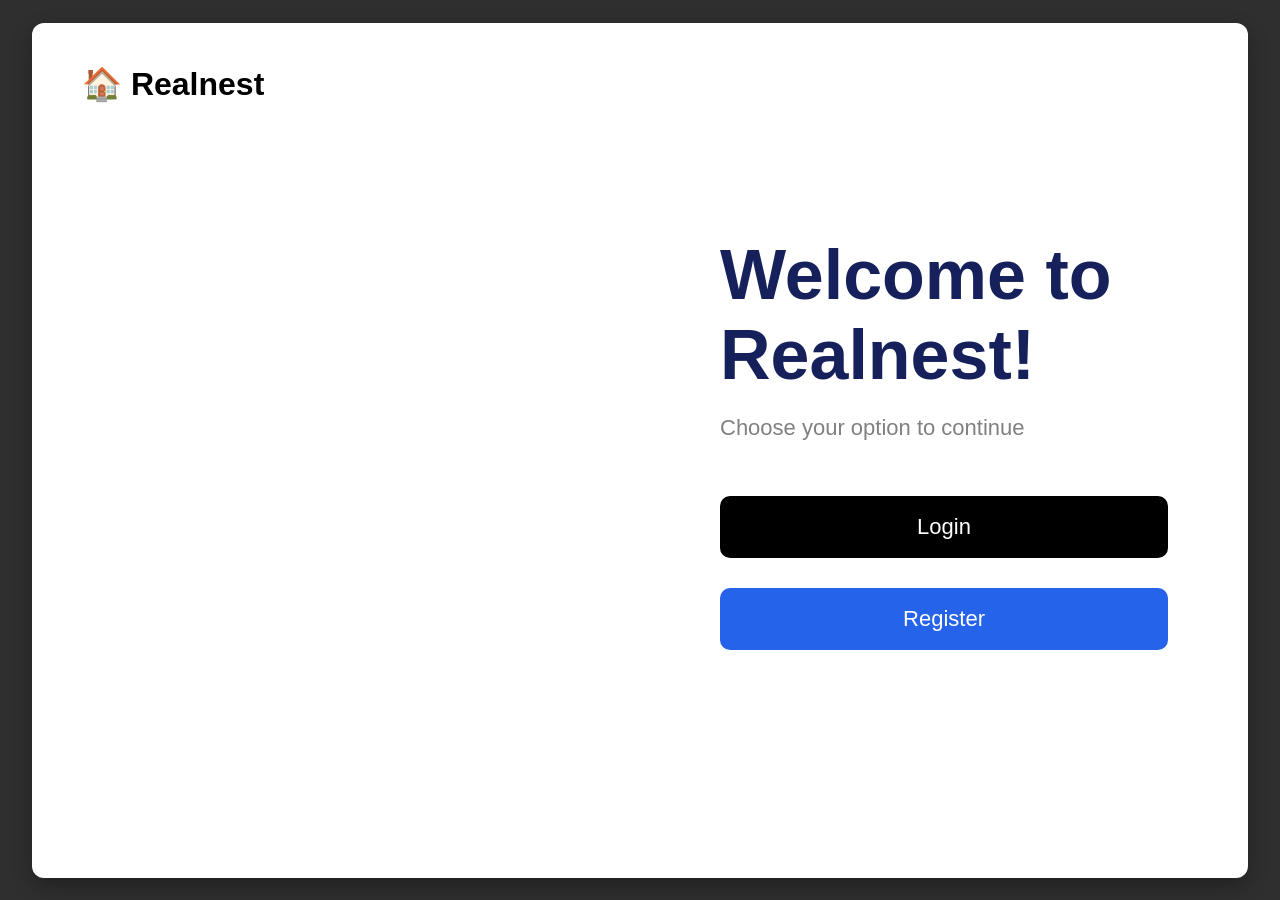
<file: frontend/index.html>
<!DOCTYPE html>
<html lang="en">
<head>
    <meta charset="UTF-8">
    <meta name="viewport" content="width=device-width, initial-scale=1.0">
    <title>Realnest Home</title>

    <style>
        *{
            margin:0;
            padding:0;
            box-sizing:border-box;
            font-family:Arial,sans-serif;
        }

        body{
            background:#2f2f2f;
            height:100vh;
            display:flex;
            justify-content:center;
            align-items:center;
        }

        .container{
            width:95%;
            min-height:95vh;
            display:flex;
            background:white;
            border-radius:12px;
            overflow:hidden;
            box-shadow:0 8px 20px rgba(0,0,0,0.3);
        }

        .left{
            width:50%;
            background:url('https://images.unsplash.com/photo-1505693416388-ac5ce068fe85') center/cover no-repeat;
            position:relative;
            color:white;
        }

        .logo{
            position:absolute;
            top:30px;
            left:30px;
            background:white;
            color:black;
            padding:12px 20px;
            border-radius:35px;
            font-size:32px;
            font-weight:bold;
        }

        .overlay-text{
            position:absolute;
            bottom:50px;
            left:50px;
        }

        .overlay-text h1{
            font-size:60px;
            margin-bottom:10px;
        }

        .overlay-text p{
            font-size:22px;
        }

        .right{
            width:50%;
            padding:80px;
            display:flex;
            flex-direction:column;
            justify-content:center;
        }

        .right h1{
            font-size:70px;
            color:#16215c;
            margin-bottom:20px;
        }

        .right p{
            color:gray;
            margin-bottom:40px;
            font-size:22px;
        }

        button{
            width:100%;
            padding:18px;
            margin:15px 0;
            border:none;
            border-radius:10px;
            font-size:22px;
            cursor:pointer;
        }

        .login-btn{
            background:black;
            color:white;
        }

        .register-btn{
            background:#2563eb;
            color:white;
        }
    </style>
</head>
<body>

<div class="container">

    <div class="left">
        <div class="logo">🏠 Realnest</div>

        <div class="overlay-text">
            <h1>Find your sweet home</h1>
            <p>Schedule visits in just a few clicks</p>
        </div>
    </div>

    <div class="right">
        <h1>Welcome to Realnest!</h1>
        <p>Choose your option to continue</p>

        <button class="login-btn" onclick="window.location.href='login.html'">
            Login
        </button>

        <button class="register-btn" onclick="window.location.href='signup.html'">
            Register
        </button>
    </div>

</div>

</body>
</html>
</file>
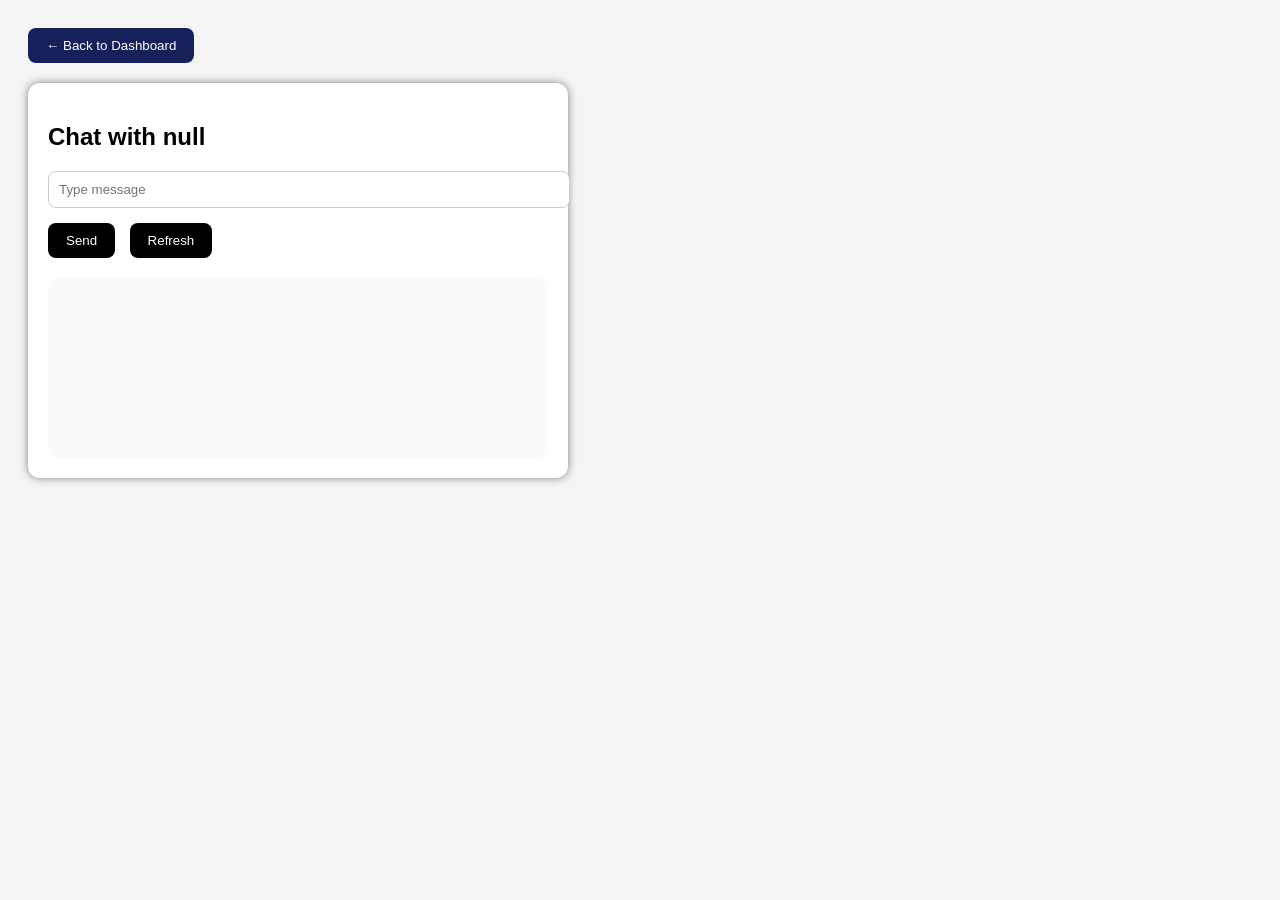
<file: frontend/chat.html>
<!DOCTYPE html>
<html lang="en">
<head>
    <meta charset="UTF-8">
    <title>Chat</title>
    <style>
        body{
            font-family: Arial, sans-serif;
            background:#f4f4f4;
            padding:20px;
        }

        .chat-container{
            background:white;
            padding:20px;
            border-radius:12px;
            box-shadow:0 0 8px gray;
            width:500px;
        }

        input{
            width:100%;
            padding:10px;
            margin-bottom:15px;
            border-radius:8px;
            border:1px solid #ccc;
        }

        button{
            padding:10px 18px;
            border:none;
            border-radius:8px;
            cursor:pointer;
            margin-right:10px;
        }

        .back-btn{
            background:#16215c;
            color:white;
            margin-bottom:20px;
        }

        .action-btn{
            background:black;
            color:white;
        }

        #chatBox{
            margin-top:20px;
            background:#fafafa;
            padding:15px;
            border-radius:10px;
            min-height:150px;
            max-height:300px;
            overflow-y:auto;
        }
    </style>
</head>
<body>

<button class="back-btn" onclick="goBack()">
    ← Back to Dashboard
</button>

<div class="chat-container">

    <h2 id="chatWith">Chat</h2>

    <input id="messageInput" placeholder="Type message">

    <button class="action-btn" onclick="sendMessage()">Send</button>
    <button class="action-btn" onclick="loadMessages()">Refresh</button>

    <div id="chatBox"></div>
</div>

<script>

    const currentUserId = localStorage.getItem("loggedInUserId");
    const chatUserId = localStorage.getItem("chatUserId");
    const chatUserName = localStorage.getItem("chatUserName");

    // ✅ show name
    document.getElementById("chatWith").innerText =
        "Chat with " + chatUserName;

    // ✅ FIXED matchId (same for both users)
    const matchId =
        currentUserId < chatUserId
            ? currentUserId + "_" + chatUserId
            : chatUserId + "_" + currentUserId;

    // ✅ LOAD MESSAGES
    function loadMessages() {

        fetch(`http://localhost:8080/api/chat/${matchId}/messages?userId=${currentUserId}`)
            .then(res => res.json())
            .then(res => {

                const messages = res.data || [];
                let html = "";

                messages.forEach(msg => {

                    let sender =
                        msg.senderId == currentUserId ? "You" : chatUserName;

                    html += `<p><b>${sender}:</b> ${msg.content}</p>`;
                });

                document.getElementById("chatBox").innerHTML = html;
            })
            .catch(err => console.error(err));
    }

    // ✅ SEND MESSAGE
    function sendMessage() {

        const content = document.getElementById("messageInput").value;

        if (!content.trim()) return;

        fetch(`http://localhost:8080/api/chat/${matchId}/messages`, {
            method: "POST",
            headers: {
                "Content-Type": "application/json"
            },
            body: JSON.stringify({
                senderId: currentUserId,
                content: content
            })
        })
            .then(() => {
                document.getElementById("messageInput").value = "";
                loadMessages();
            })
            .catch(err => console.error(err));
    }

    // auto load
    loadMessages();

    function goBack() {
        window.location.href = "user_dashboard.html";
    }

</script>

</body>
</html>
</file>
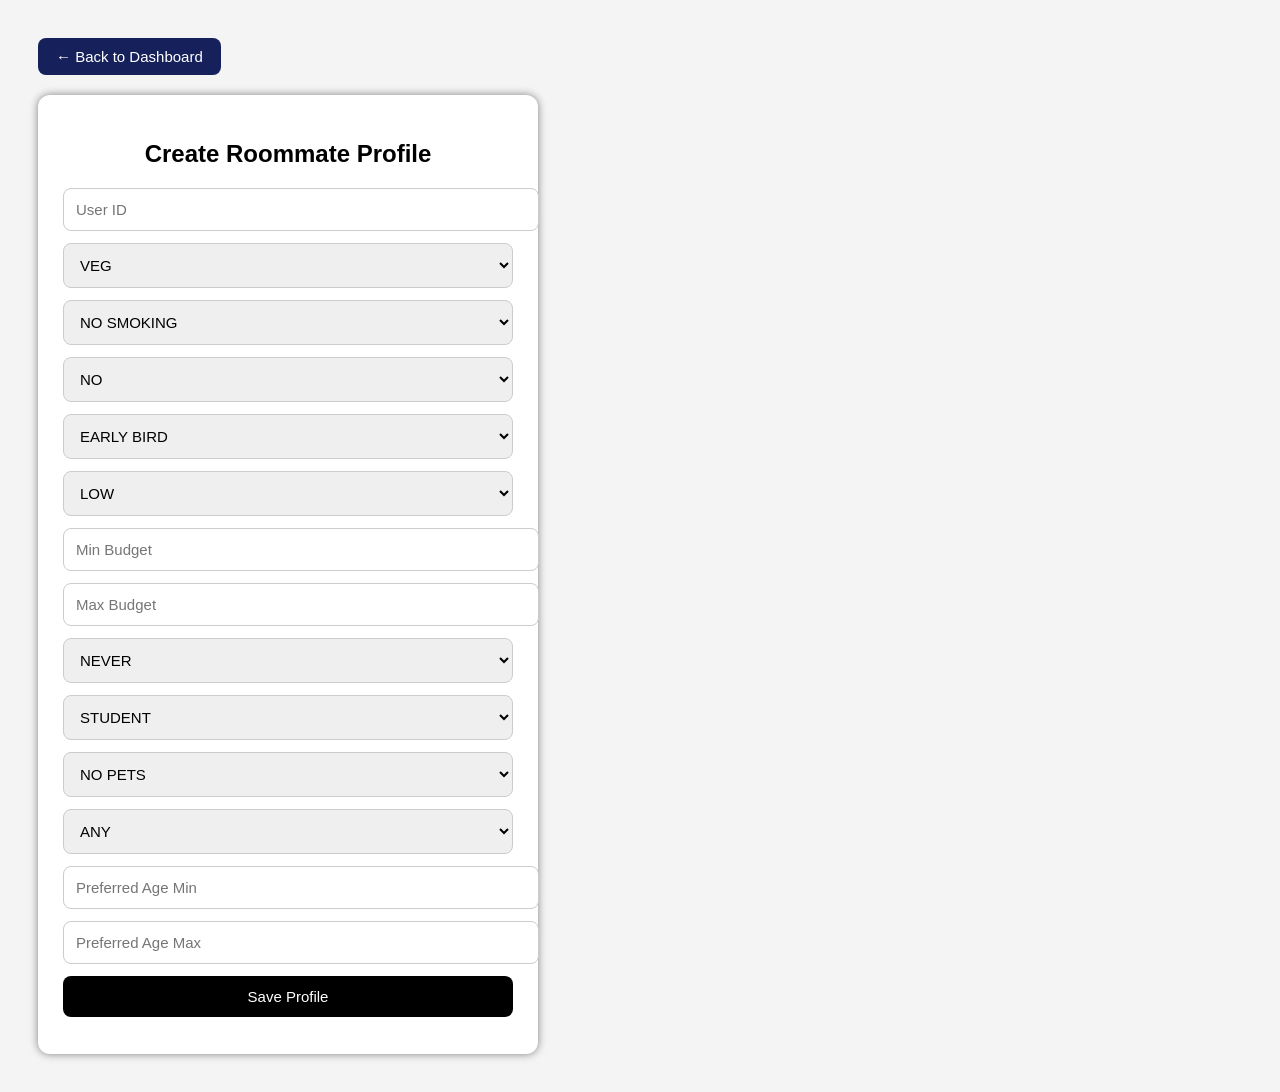
<file: frontend/create_profile.html>
<!DOCTYPE html>
<html lang="en">
<head>
    <meta charset="UTF-8">
    <title>Create Roommate Profile</title>

    <style>
        body {
            font-family: Arial, sans-serif;
            background:#f4f4f4;
            padding:30px;
        }

        .container {
            width:450px;
            background:white;
            padding:25px;
            border-radius:12px;
            box-shadow:0 0 8px gray;
        }

        input, select, button {
            width:100%;
            padding:12px;
            margin-bottom:12px;
            border-radius:8px;
            border:1px solid #ccc;
            font-size:15px;
        }

        button {
            background:black;
            color:white;
            border:none;
            cursor:pointer;
        }

        button:hover {
            background:#333;
        }

        .back-btn {
            width:auto;
            padding:10px 18px;
            background:#16215c;
            color:white;
            border:none;
            border-radius:8px;
            cursor:pointer;
            margin-bottom:20px;
        }

        h2 {
            text-align:center;
        }
    </style>
</head>
<body>

<button class="back-btn" onclick="goBack()">← Back to Dashboard</button>

<div class="container">
    <h2>Create Roommate Profile</h2>

    <!-- USER ID -->
    <input id="userId" placeholder="User ID">

    <!-- FOOD -->
    <select id="foodType">
        <option value="VEG">VEG</option>
        <option value="NON_VEG">NON_VEG</option>
        <option value="EGGETARIAN">EGGETARIAN</option>
    </select>

    <!-- SMOKING -->
    <select id="smoking">
        <option value="false">NO SMOKING</option>
        <option value="true">SMOKING</option>
    </select>

    <!-- DRINKING -->
    <select id="drinking">
        <option value="NO">NO</option>
        <option value="OCCASIONAL">OCCASIONAL</option>
        <option value="FREQUENT">FREQUENT</option>
    </select>

    <!-- SLEEP -->
    <select id="sleepSchedule">
        <option value="EARLY_BIRD">EARLY BIRD</option>
        <option value="NIGHT_OWL">NIGHT OWL</option>
        <option value="FLEXIBLE">FLEXIBLE</option>
    </select>

    <!-- CLEANLINESS -->
    <select id="cleanliness">
        <option value="LOW">LOW</option>
        <option value="MEDIUM">MEDIUM</option>
        <option value="HIGH">HIGH</option>
    </select>

    <!-- BUDGET -->
    <input id="minBudget" placeholder="Min Budget">
    <input id="maxBudget" placeholder="Max Budget">

    <!-- GUESTS -->
    <select id="guests">
        <option value="NEVER">NEVER</option>
        <option value="OCCASIONAL">OCCASIONAL</option>
        <option value="FREQUENT">FREQUENT</option>
    </select>

    <!-- WORK -->
    <select id="workType">
        <option value="STUDENT">STUDENT</option>
        <option value="WORKING">WORKING</option>
        <option value="REMOTE">REMOTE</option>
        <option value="HYBRID">HYBRID</option>
    </select>

    <!-- PETS -->
    <select id="pets">
        <option value="false">NO PETS</option>
        <option value="true">PETS ALLOWED</option>
    </select>

    <!-- GENDER -->
    <select id="gender">
        <option value="ANY">ANY</option>
        <option value="MALE">MALE</option>
        <option value="FEMALE">FEMALE</option>
    </select>

    <!-- AGE RANGE -->
    <input id="ageMin" placeholder="Preferred Age Min">
    <input id="ageMax" placeholder="Preferred Age Max">

    <button onclick="saveProfile()">Save Profile</button>
</div>

<script>
    function saveProfile() {

        const payload = {
            userId: parseInt(document.getElementById("userId").value),

            foodType: document.getElementById("foodType").value,
            smoking: document.getElementById("smoking").value === "true",
            drinking: document.getElementById("drinking").value,
            sleepSchedule: document.getElementById("sleepSchedule").value,
            cleanlinessLevel: document.getElementById("cleanliness").value,

            minBudget: parseFloat(document.getElementById("minBudget").value),
            maxBudget: parseFloat(document.getElementById("maxBudget").value),

            guestsAllowed: document.getElementById("guests").value,
            workType: document.getElementById("workType").value,
            petsAllowed: document.getElementById("pets").value === "true",

            preferredGender: document.getElementById("gender").value,
            preferredAgeMin: parseInt(document.getElementById("ageMin").value),
            preferredAgeMax: parseInt(document.getElementById("ageMax").value)
        };

        fetch("http://localhost:8080/api/preferences/save", {
            method: "POST",
            headers: {
                "Content-Type": "application/json"
            },
            body: JSON.stringify(payload)
        })
            .then(res => res.text())
            .then(data => {
                alert(data);
                window.location.href = "user_dashboard.html";
            })
            .catch(err => {
                console.error(err);
                alert("Failed to save profile");
            });
    }

    function goBack() {
        window.location.href = "user_dashboard.html";
    }
</script>

</body>
</html>
</file>
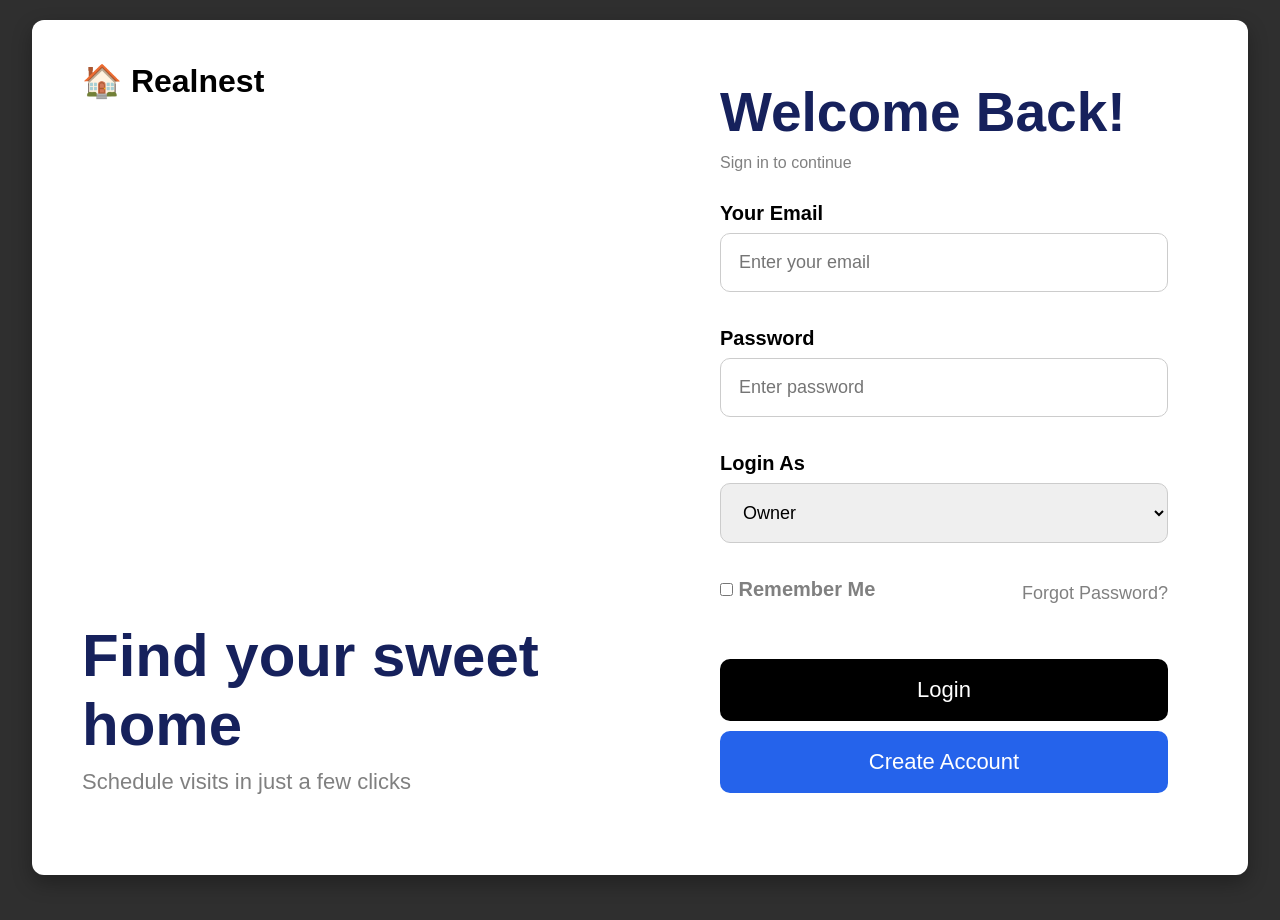
<file: frontend/login.html>
<!DOCTYPE html>
<html lang="en">
<head>
    <meta charset="UTF-8">
    <meta name="viewport" content="width=device-width, initial-scale=1.0">
    <title>Realnest Login</title>

    <style>
        *{
            margin:0;
            padding:0;
            box-sizing:border-box;
            font-family:Arial,sans-serif;
        }

        body{
            background:#2f2f2f;
            min-height:100vh;
        }

        .container{
            width:95%;
            min-height:95vh;
            margin:20px auto;
            display:flex;
            background:white;
            border-radius:12px;
            overflow:hidden;
            box-shadow:0 8px 20px rgba(0,0,0,0.3);
        }

        .left{
            width:50%;
            background:url('https://images.unsplash.com/photo-1505693416388-ac5ce068fe85') center/cover no-repeat;
            position:relative;
            color:white;
        }

        .logo{
            position:absolute;
            top:30px;
            left:30px;
            background:white;
            color:black;
            padding:12px 20px;
            border-radius:35px;
            font-size:32px;
            font-weight:bold;
        }

        .overlay-text{
            position:absolute;
            bottom:50px;
            left:50px;
        }

        .overlay-text h1{
            font-size:60px;
        }

        .overlay-text p{
            font-size:22px;
        }

        .right{
            width:50%;
            padding:60px 80px;
        }

        h1{
            font-size:55px;
            color:#16215c;
            margin-bottom:10px;
        }

        p{
            color:gray;
            margin-bottom:30px;
        }

        label{
            font-weight:bold;
            display:block;
            margin:15px 0 8px;
            font-size:20px;
        }

        input,select{
            width:100%;
            padding:18px;
            border:1px solid #ccc;
            border-radius:10px;
            font-size:18px;
            margin-bottom:20px;
        }

        .row{
            display:flex;
            justify-content:space-between;
            align-items:center;
            margin-bottom:25px;
            color:gray;
            font-size:18px;
        }

        .login-btn,.register-btn{
            width:100%;
            padding:18px;
            border:none;
            border-radius:10px;
            font-size:22px;
            cursor:pointer;
            margin-top:10px;
        }

        .login-btn{
            background:black;
            color:white;
        }

        .register-btn{
            background:#2563eb;
            color:white;
        }
    </style>
</head>
<body>

<div class="container">

    <div class="left">
        <div class="logo">🏠 Realnest</div>

        <div class="overlay-text">
            <h1>Find your sweet home</h1>
            <p>Schedule visits in just a few clicks</p>
        </div>
    </div>

    <div class="right">

        <h1>Welcome Back!</h1>
        <p>Sign in to continue</p>

        <label>Your Email</label>
        <input type="email" id="email" placeholder="Enter your email">

        <label>Password</label>
        <input type="password" id="password" placeholder="Enter password">

        <label>Login As</label>
        <select id="role">
            <option value="owner">Owner</option>
            <option value="user">User</option>
        </select>

        <div class="row">
            <label>
                <input type="checkbox" id="rememberMe" style="width:auto;">
                Remember Me
            </label>

            <span onclick="forgotPassword()" style="cursor:pointer;">
                Forgot Password?
            </span>
        </div>

        <button class="login-btn" onclick="login()">Login</button>

        <button class="register-btn" onclick="goToRegister()">
            Create Account
        </button>

    </div>
</div>

<script>
    window.onload = function () {
        const savedEmail = localStorage.getItem("savedEmail");

        if (savedEmail) {
            document.getElementById("email").value = savedEmail;
            document.getElementById("rememberMe").checked = true;
        }
    };

    function login() {
        const email = document.getElementById("email").value.trim();
        const password = document.getElementById("password").value.trim();
        const role = document.getElementById("role").value.toLowerCase();
        const rememberMe = document.getElementById("rememberMe").checked;

        if (!email || !password) {
            alert("Please enter email and password");
            return;
        }

        const data = { email, password };

        fetch(`http://localhost:8080/api/${role}/login`, {
            method: "POST",
            headers: {
                "Content-Type": "application/json"
            },
            body: JSON.stringify(data)
        })
            .then(response => response.text())
            .then(result => {

                if (result.includes("Success")) {

                    const parts = result.split("|");
                    const userId = parts[1];

                    // ✅ MAIN FIX
                    localStorage.setItem("loggedInUserId", userId);

                    // optional backup
                    localStorage.setItem("userId", userId);

                    if (rememberMe) {
                        localStorage.setItem("savedEmail", email);
                    } else {
                        localStorage.removeItem("savedEmail");
                    }

                    alert("Login Successful");

                    if (role === "owner") {
                        window.location.href = "owner_dashboard.html";
                    } else {
                        window.location.href = "user_dashboard.html";
                    }

                } else {
                    alert(result);
                }
            })
            .catch(error => {
                console.error(error);
                alert("Login failed. Check backend.");
            });
    }

    function forgotPassword() {
        const email = prompt("Enter your registered email");

        if (!email) return;

        fetch("http://localhost:8080/api/auth/forgot-password", {
            method: "POST",
            headers: {
                "Content-Type": "application/json"
            },
            body: JSON.stringify({ email })
        })
            .then(res => res.text())
            .then(data => alert(data))
            .catch(() => alert("Failed to send reset link"));
    }

    function goToRegister() {
        window.location.href = "signup.html";
    }
</script>

</body>
</html>
</file>
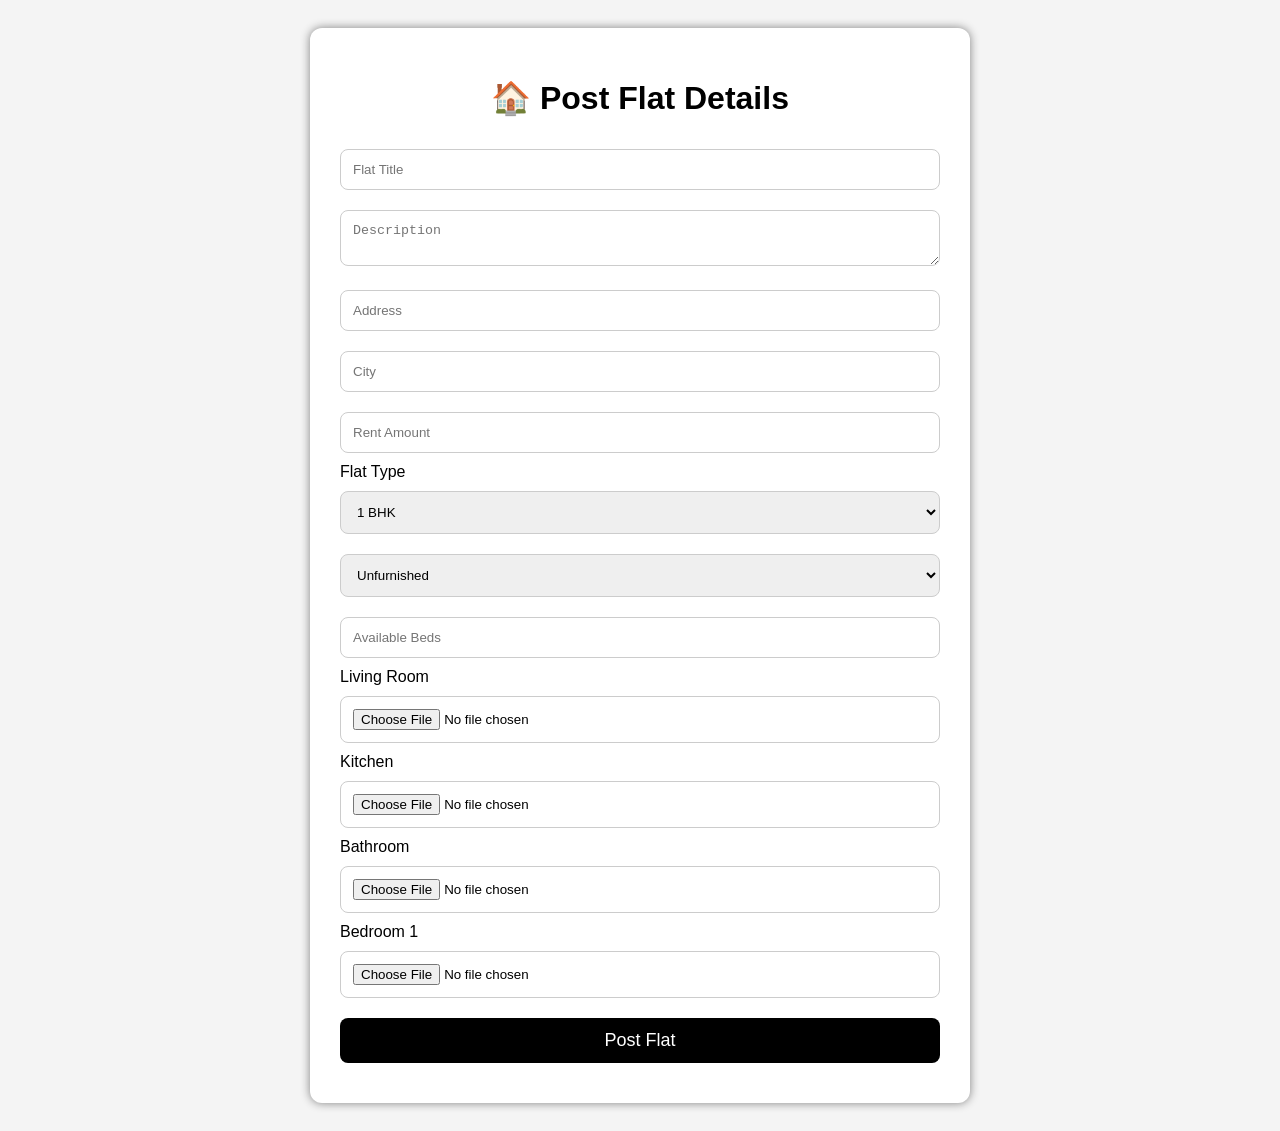
<file: frontend/owner_dashboard.html>
<!DOCTYPE html>
<html lang="en">
<head>
    <meta charset="UTF-8">
    <meta name="viewport" content="width=device-width, initial-scale=1.0">
    <title>Owner Dashboard - Realnest</title>

    <style>
        body {
            font-family: Arial, sans-serif;
            background: #f4f4f4;
            padding: 20px;
        }

        .container {
            width: 600px;
            margin: auto;
            background: white;
            padding: 30px;
            border-radius: 12px;
            box-shadow: 0 0 10px gray;
        }

        input, select, textarea, button {
            width: 100%;
            padding: 12px;
            margin: 10px 0;
            border-radius: 8px;
            border: 1px solid #ccc;
            box-sizing: border-box;
        }

        button {
            background: black;
            color: white;
            border: none;
            cursor: pointer;
            font-size: 18px;
        }

        h1 {
            text-align: center;
        }
    </style>
</head>
<body>

<div class="container">
    <h1>🏠 Post Flat Details</h1>

    <input type="text" id="title" placeholder="Flat Title">
    <textarea id="description" placeholder="Description"></textarea>
    <input type="text" id="address" placeholder="Address">
    <input type="text" id="city" placeholder="City">
    <input type="number" id="rentAmount" placeholder="Rent Amount">

    <!-- BHK -->
    <label>Flat Type</label>
    <select id="flatType" onchange="generateBedrooms()">
        <option value="1">1 BHK</option>
        <option value="2">2 BHK</option>
        <option value="3">3 BHK</option>
    </select>

    <select id="furnishing">
        <option value="UNFURNISHED">Unfurnished</option>
        <option value="SEMI_FURNISHED">Semi Furnished</option>
        <option value="FULLY_FURNISHED">Fully Furnished</option>
    </select>

    <input type="number" id="availableBeds" placeholder="Available Beds">

    <!-- IMAGES -->
    <label>Living Room</label>
    <input type="file" accept="image/*">

    <label>Kitchen</label>
    <input type="file" accept="image/*">

    <label>Bathroom</label>
    <input type="file" accept="image/*">

    <!-- BEDROOMS -->
    <div id="bedrooms"></div>

    <button onclick="submitFlat()">Post Flat</button>
</div>

<script>

    function generateBedrooms(){
        const count = parseInt(document.getElementById("flatType").value);
        let html = "";

        for(let i=1;i<=count;i++){
            html += `
        <label>Bedroom ${i}</label>
        <input type="file" accept="image/*"><br>
        `;
        }

        document.getElementById("bedrooms").innerHTML = html;
    }

    generateBedrooms();


    // ✅ FINAL SUBMIT (PERMANENT IMAGE STORAGE)
    async function submitFlat(){

        const ownerId = localStorage.getItem("loggedInUserId");

        if (!ownerId) {
            alert("Please login first");
            return;
        }

        const formData = new FormData();

        // ✅ ALL FLAT DATA
        formData.append("title", document.getElementById("title").value);
        formData.append("description", document.getElementById("description").value);
        formData.append("address", document.getElementById("address").value);
        formData.append("city", document.getElementById("city").value);
        formData.append("rentAmount", document.getElementById("rentAmount").value);
        formData.append("flatType", document.getElementById("flatType").value);
        formData.append("furnishing", document.getElementById("furnishing").value);
        formData.append("availableBeds", document.getElementById("availableBeds").value);
        formData.append("ownerId", ownerId);

        // ✅ ALL IMAGES (living, kitchen, bathroom + bedrooms)
        document.querySelectorAll("input[type='file']").forEach(input => {
            if(input.files.length > 0){
                formData.append("files", input.files[0]);
            }
        });

        fetch("http://localhost:8080/api/flats/add-with-images", {
            method: "POST",
            body: formData
        })
            .then(res => res.text())
            .then(data => {
                alert("✅ Flat posted with images!");
                window.location.href = "user_dashboard.html";
            })
            .catch(err => {
                console.error(err);
                alert("❌ Failed to upload flat");
            });
    }

</script>

</body>
</html>
</file>
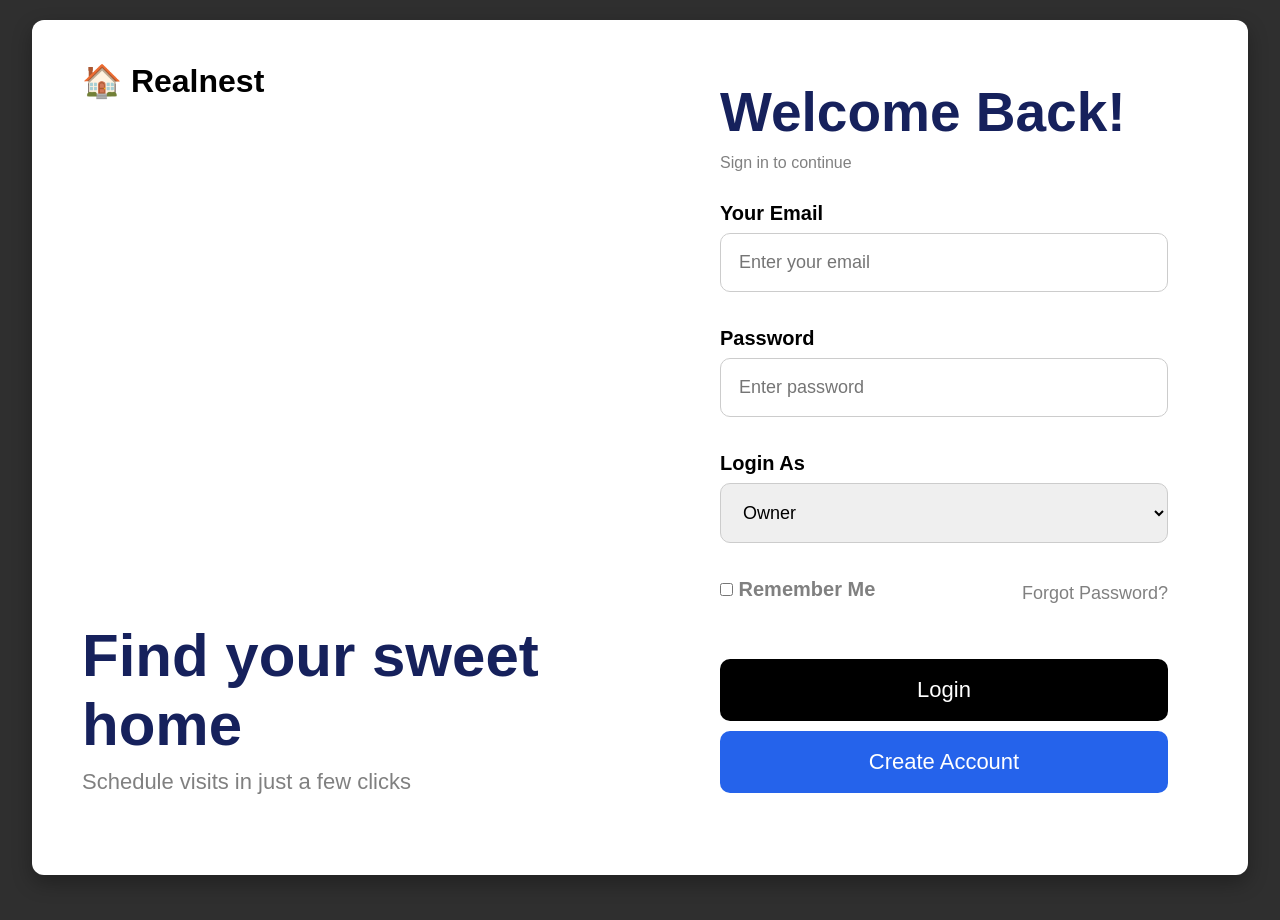
<file: frontend/review_partners.html>
<!DOCTYPE html>
<html lang="en">
<head>
    <meta charset="UTF-8">
    <meta name="viewport" content="width=device-width, initial-scale=1.0">
    <title>Review Partners - Realnest</title>

    <style>
        body{
            font-family: Arial, sans-serif;
            background:#f5f7fb;
            margin:0;
            padding:30px;
        }

        .top-bar{
            display:flex;
            justify-content:space-between;
            align-items:center;
            margin-bottom:30px;
        }

        .heading{
            font-size:36px;
            font-weight:bold;
            color:#16215c;
        }

        .back-btn{
            padding:12px 18px;
            background:#16215c;
            color:white;
            border:none;
            border-radius:10px;
            cursor:pointer;
        }

        .info-box{
            background:white;
            padding:20px;
            border-radius:15px;
            box-shadow:0 4px 12px rgba(0,0,0,0.1);
            width:450px;
            margin-bottom:25px;
        }

        .card{
            background:white;
            padding:25px;
            border-radius:18px;
            box-shadow:0 6px 18px rgba(0,0,0,0.12);
            width:450px;
            margin-top:20px;
        }

        .name{
            font-size:22px;
            font-weight:bold;
            color:#16215c;
        }

        .percent{
            font-size:18px;
            margin:10px 0;
        }

        .chat-btn{
            width:100%;
            padding:12px;
            background:#16215c;
            color:white;
            border:none;
            border-radius:10px;
            cursor:pointer;
        }

        .disabled{
            background:gray;
            cursor:not-allowed;
        }
    </style>
</head>
<body>

<div class="top-bar">
    <div class="heading">💕 Review Partners</div>

    <button class="back-btn" onclick="goBack()">
        ← Dashboard
    </button>
</div>

<div class="info-box">
    Finding best matches based on your preferences...
</div>

<div id="results"></div>

<script>
    window.onload = loadMatches;

    function loadMatches() {

        const currentUserId = localStorage.getItem("loggedInUserId");

        if (!currentUserId) {
            alert("Please login first");
            window.location.href = "login.html";
            return;
        }

        fetch("http://localhost:8080/api/users-with-preferences")   // ✅ FIXED
            .then(res => res.json())
            .then(users => {

                const currentUser = users.find(u => u.id == currentUserId);

                if (!currentUser) {
                    document.getElementById("results").innerHTML =
                        "<p>Please create your profile first.</p>";
                    return;
                }

                let output = "";

                users.forEach(user => {

                    if (user.id == currentUserId) return;

                    const score = calculateScore(currentUser, user);

                    let button = "";

                    if (score >= 75) {
                        button = `
                        <button class="chat-btn"
                            onclick="startChat(${user.id}, '${user.fullName}')">
                            💬 Chat
                        </button>
                    `;
                    } else {
                        button = `
                        <button class="chat-btn disabled" disabled>
                            🔒 Low Match
                        </button>
                    `;
                    }

                    output += `
                    <div class="card">
                        <div class="name">${user.fullName}</div>

                        <div class="percent"
                            style="color:${score >= 75 ? 'green' : 'red'}">
                            💖 ${score}% Match
                        </div>

                        ${button}
                    </div>
                `;
                });

                document.getElementById("results").innerHTML =
                    output || "<p>No matches found</p>";
            })
            .catch(err => {
                console.error(err);
                document.getElementById("results").innerHTML =
                    "<p>Error loading matches</p>";
            });
    }

    function calculateScore(u1, u2) {
        let score = 0;

        if (u1.foodType === u2.foodType) score += 20;
        if (u1.smoking === u2.smoking) score += 15;
        if (u1.drinking === u2.drinking) score += 15;
        if (u1.sleepSchedule === u2.sleepSchedule) score += 15;
        if (u1.cleanlinessLevel === u2.cleanlinessLevel) score += 10;

        if (Math.abs(u1.maxBudget - u2.maxBudget) <= 2000) score += 15;

        return score;
    }

    function startChat(userId, name) {
        localStorage.setItem("chatUserId", userId);
        localStorage.setItem("chatUserName", name);

        window.location.href = "chat.html";
    }

    function goBack() {
        window.location.href = "user_dashboard.html";
    }
</script>

</body>
</html>
</file>
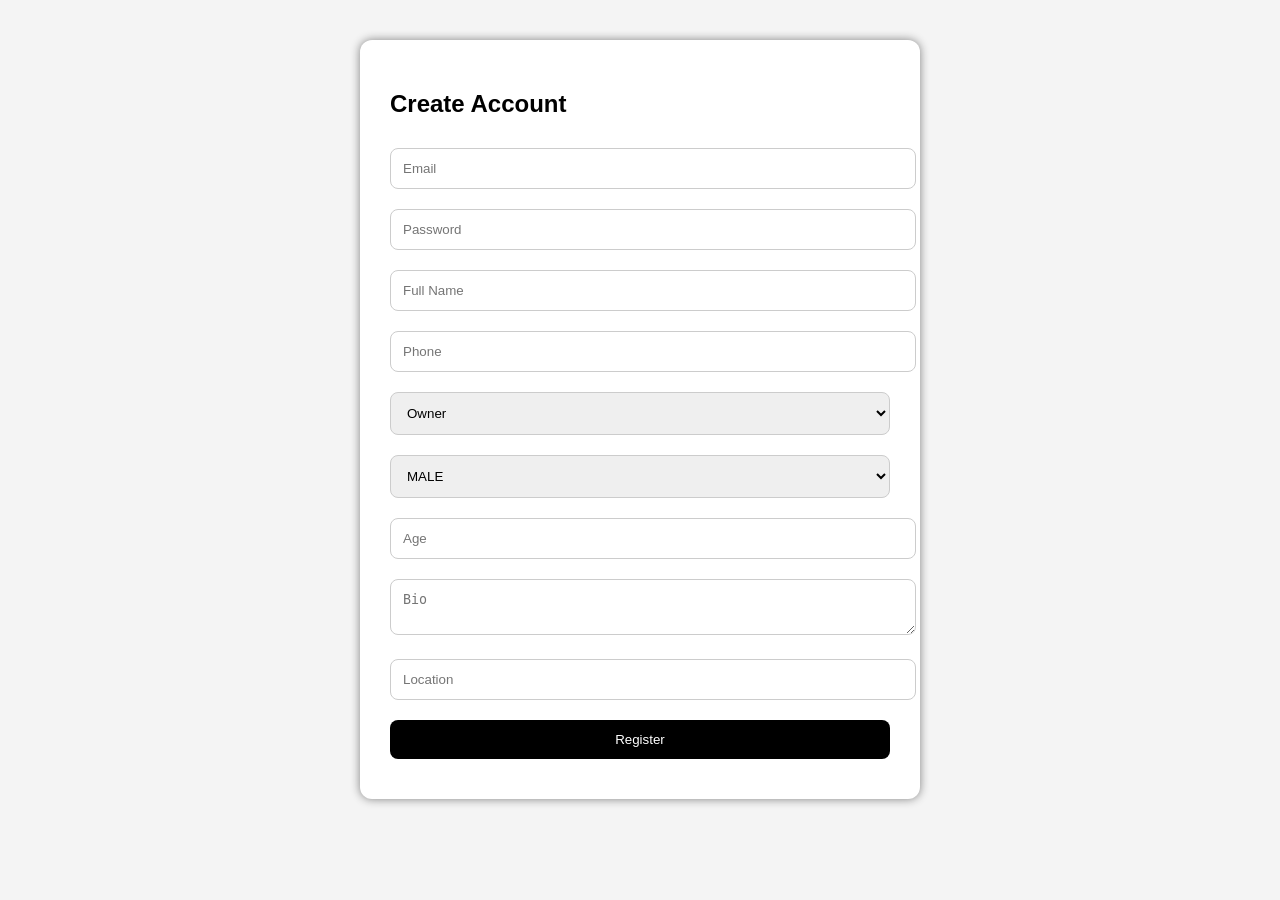
<file: frontend/signup.html>
<!DOCTYPE html>
<html lang="en">
<head>
    <title>Register - Realnest</title>
    <style>
        body{
            font-family: Arial;
            background:#f4f4f4;
        }

        .container{
            width:500px;
            margin:40px auto;
            background:white;
            padding:30px;
            border-radius:12px;
            box-shadow:0 0 10px gray;
        }

        input,select,textarea,button{
            width:100%;
            padding:12px;
            margin:10px 0;
            border-radius:8px;
            border:1px solid #ccc;
        }

        button{
            background:black;
            color:white;
            border:none;
            cursor:pointer;
        }
    </style>
</head>
<body>

<div class="container">
    <h2>Create Account</h2>

    <input type="email" id="email" placeholder="Email">
    <input type="password" id="password" placeholder="Password">
    <input type="text" id="fullName" placeholder="Full Name">
    <input type="text" id="phone" placeholder="Phone">

    <select id="role">
        <option value="owner">Owner</option>
        <option value="user">User</option>
    </select>

    <select id="gender">
        <option>MALE</option>
        <option>FEMALE</option>
        <option>OTHER</option>
    </select>

    <input type="number" id="age" placeholder="Age">
    <textarea id="bio" placeholder="Bio"></textarea>
    <input type="text" id="location" placeholder="Location">

    <button onclick="register()">Register</button>
</div>

<script>
    function register() {
        const role = document.getElementById("role").value.toLowerCase();

        const data = {
            email: document.getElementById("email").value.trim(),
            password: document.getElementById("password").value.trim(),
            fullName: document.getElementById("fullName").value.trim(),
            phone: document.getElementById("phone").value.trim(),
            gender: document.getElementById("gender").value,
            age: parseInt(document.getElementById("age").value),
            bio: document.getElementById("bio").value.trim(),
            location: document.getElementById("location").value.trim()
        };

        fetch(`http://localhost:8080/api/${role}/signup`, {
            method: "POST",
            headers: {
                "Content-Type": "application/json"
            },
            body: JSON.stringify(data)
        })
            .then(response => response.text())
            .then(result => {
                alert(result);

                if(result.includes("Success")){
                    window.location.href = "login.html";
                }
            })
            .catch(error => {
                console.error(error);
                alert("Registration failed");
            });
    }
</script>

</body>
</html>
</file>
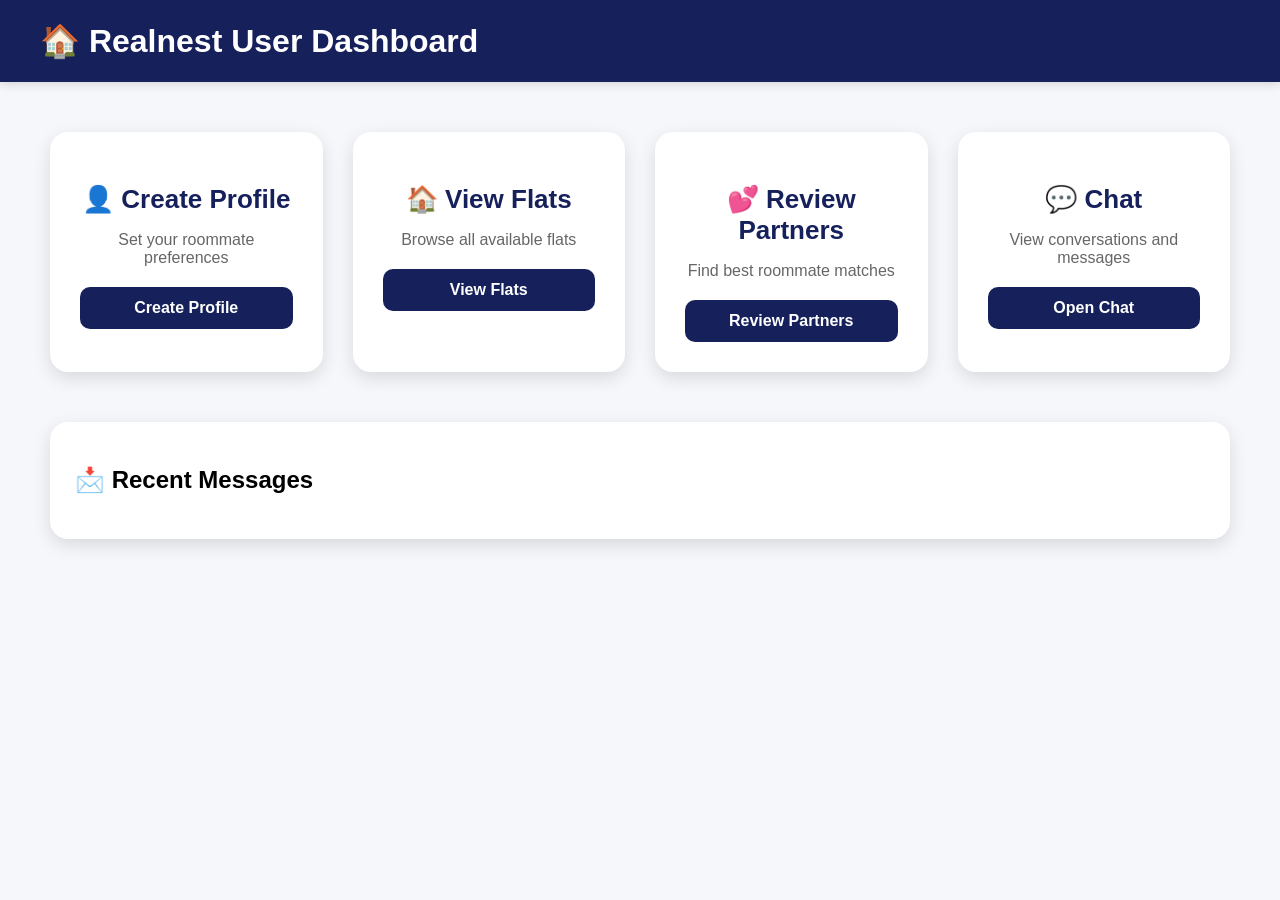
<file: frontend/user_dashboard.html>
<!DOCTYPE html>
<html lang="en">
<head>
    <meta charset="UTF-8">
    <meta name="viewport" content="width=device-width, initial-scale=1.0">
    <title>User Dashboard - Realnest</title>

    <style>
        body{
            font-family: Arial, sans-serif;
            margin:0;
            background:#f5f7fb;
        }

        .navbar{
            background:#16215c;
            color:white;
            padding:22px 40px;
            font-size:32px;
            font-weight:bold;
            box-shadow:0 2px 10px rgba(0,0,0,0.15);
        }

        .container{
            padding:50px;
            display:grid;
            grid-template-columns: repeat(auto-fit, minmax(260px, 1fr));
            gap:30px;
        }

        .card{
            background:white;
            border-radius:18px;
            padding:30px;
            box-shadow:0 6px 18px rgba(0,0,0,0.12);
            text-align:center;
            transition:0.3s;
        }

        .card:hover{
            transform:translateY(-5px);
            box-shadow:0 8px 22px rgba(0,0,0,0.18);
        }

        .card h2{
            color:#16215c;
            margin-bottom:12px;
            font-size:26px;
        }

        .card p{
            color:#666;
            margin-bottom:20px;
            font-size:16px;
        }

        .btn{
            padding:12px 20px;
            background:#16215c;
            color:white;
            border:none;
            border-radius:10px;
            cursor:pointer;
            font-size:16px;
            font-weight:bold;
            width:100%;
        }

        .btn:hover{
            background:#0f1744;
        }

        .messages{
            margin:0 50px 50px;
            background:white;
            padding:25px;
            border-radius:18px;
            box-shadow:0 6px 18px rgba(0,0,0,0.12);
        }

        .msg-card{
            padding:15px;
            margin:12px 0;
            border-radius:12px;
            background:#fafafa;
            box-shadow:0 2px 6px rgba(0,0,0,0.08);
        }
    </style>
</head>
<body>

<div class="navbar">
    🏠 Realnest User Dashboard
</div>

<div class="container">

    <div class="card">
        <h2>👤 Create Profile</h2>
        <p>Set your roommate preferences</p>
        <button class="btn" onclick="openProfile()">
            Create Profile
        </button>
    </div>

    <div class="card">
        <h2>🏠 View Flats</h2>
        <p>Browse all available flats</p>
        <button class="btn" onclick="viewFlats()">
            View Flats
        </button>
    </div>

    <div class="card">
        <h2>💕 Review Partners</h2>
        <p>Find best roommate matches</p>
        <button class="btn" onclick="reviewPartners()">
            Review Partners
        </button>
    </div>

    <div class="card">
        <h2>💬 Chat</h2>
        <p>View conversations and messages</p>
        <button class="btn" onclick="openChat()">
            Open Chat
        </button>
    </div>

</div>

<div class="messages">
    <h2>📩 Recent Messages</h2>
    <div id="inbox"></div>
</div>

<script>

    function openProfile() {
        window.location.href = "create_profile.html";
    }

    function viewFlats() {
        window.location.href = "view_flats.html";
    }

    function reviewPartners() {
        window.location.href = "review_partners.html";
    }

    function openChat() {
        window.location.href = "conversations.html"; // ✅ better UX
    }

    // ✅ FIXED: correct key
    const loggedInUserId = localStorage.getItem("loggedInUserId");

    // ✅ LOAD USERS (needed for conversations page)
    fetch("http://localhost:8080/api/users")
        .then(res => res.json())
        .then(data => {
            localStorage.setItem("allUsers", JSON.stringify(data));
        });

    // ✅ LOAD INBOX
    if (loggedInUserId) {
        fetch(`http://localhost:8080/api/messages/inbox/${loggedInUserId}`)
            .then(res => res.json())
            .then(data => {
                let output = "";

                data.forEach(msg => {
                    output += `
                    <div class="msg-card">
                        <b>${msg.senderName}</b>: ${msg.content}
                    </div>
                `;
                });

                document.getElementById("inbox").innerHTML = output;
            });
    }

</script>

</body>
</html>
</file>
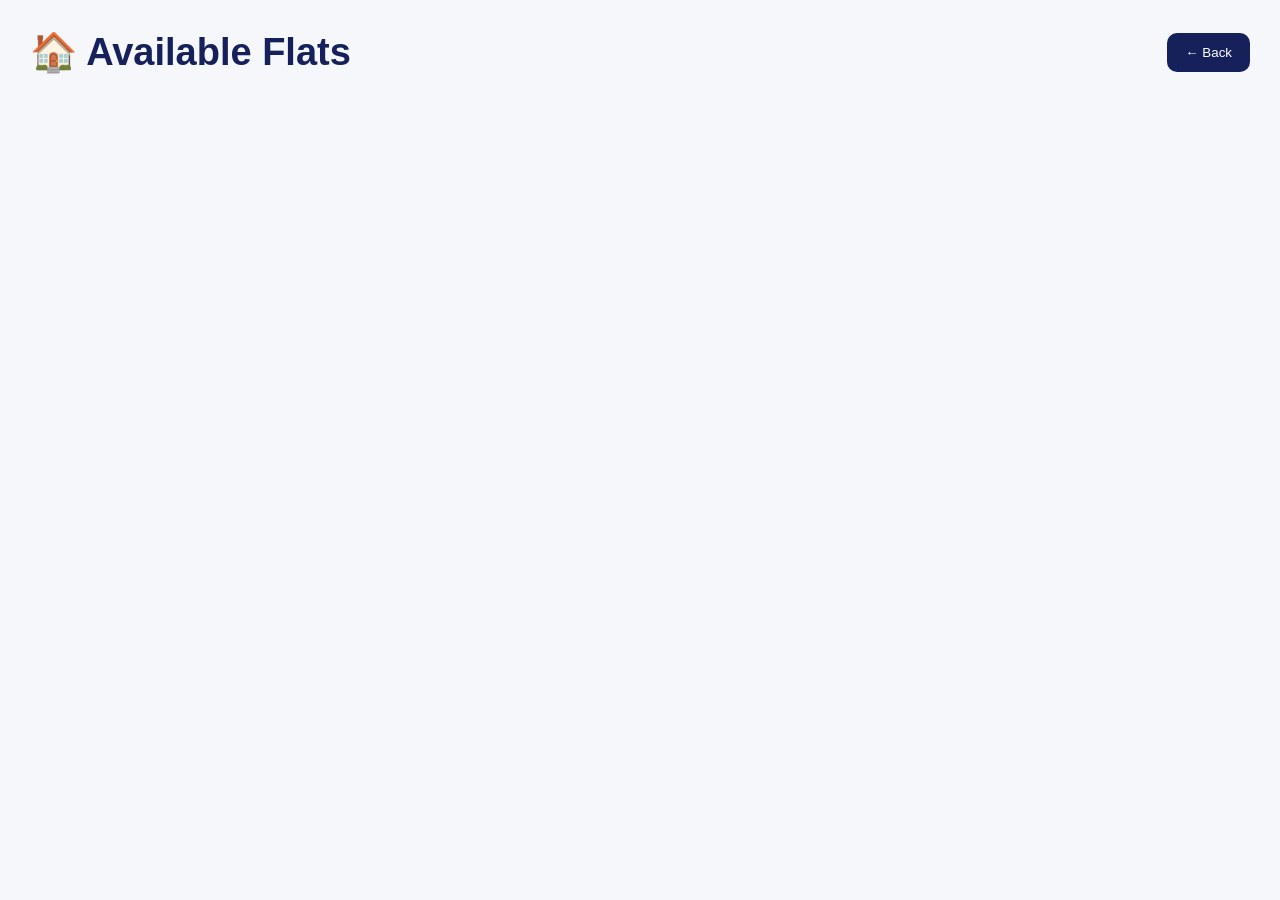
<file: frontend/view_flats.html>
<!DOCTYPE html>
<html lang="en">
<head>
    <meta charset="UTF-8">
    <meta name="viewport" content="width=device-width, initial-scale=1.0">
    <title>Available Flats - Realnest</title>

    <style>
        body{
            font-family: Arial, sans-serif;
            background:#f5f7fb;
            margin:0;
            padding:30px;
        }

        .top-bar{
            display:flex;
            justify-content:space-between;
            align-items:center;
            margin-bottom:30px;
        }

        .heading{
            font-size:38px;
            font-weight:bold;
            color:#16215c;
        }

        .back-btn{
            padding:12px 18px;
            background:#16215c;
            color:white;
            border:none;
            border-radius:10px;
            cursor:pointer;
        }

        .flats-grid{
            display:grid;
            grid-template-columns:repeat(auto-fit,minmax(350px,1fr));
            gap:25px;
        }

        .flat-card{
            background:white;
            border-radius:18px;
            overflow:hidden;
            box-shadow:0 6px 18px rgba(0,0,0,0.12);
        }

        .flat-img{
            width:100%;
            height:240px;
            object-fit:cover;
        }

        .slider{
            position:relative;
        }

        .left, .right{
            position:absolute;
            top:50%;
            transform:translateY(-50%);
            background:rgba(0,0,0,0.6);
            color:white;
            border:none;
            padding:8px 12px;
            cursor:pointer;
            border-radius:50%;
        }

        .left{ left:10px; }
        .right{ right:10px; }

        .flat-content{
            padding:22px;
        }

        .flat-title{
            font-size:24px;
            font-weight:bold;
            color:#16215c;
        }

        .flat-info{
            font-size:15px;
            margin:8px 0;
        }

        .status{
            font-weight:bold;
            margin-top:12px;
        }

        .book-btn{
            width:100%;
            padding:12px;
            background:#16215c;
            color:white;
            border:none;
            border-radius:10px;
            cursor:pointer;
        }

        #modal{
            display:none;
            position:fixed;
            top:0;
            left:0;
            width:100%;
            height:100%;
            background:rgba(0,0,0,0.9);
            justify-content:center;
            align-items:center;
        }

        #modal img{
            max-width:90%;
            max-height:90%;
        }

        #modal span{
            position:absolute;
            top:20px;
            right:30px;
            color:white;
            font-size:30px;
            cursor:pointer;
        }
    </style>
</head>
<body>

<div class="top-bar">
    <div class="heading">🏠 Available Flats</div>
    <button class="back-btn" onclick="goBack()">← Back</button>
</div>

<div class="flats-grid" id="flats"></div>

<div id="modal" onclick="closeImage()">
    <span>✖</span>
    <img id="modalImg">
</div>

<script>

    const imageMap = {};
    const indexMap = {};


    // ✅ UPDATED IMAGE HANDLER (FINAL FIX)
    function initImages(flat){

        let images = [];

        if(flat.images){
            images = flat.images.split(",")
                .map(img => img.trim())
                .filter(img => img && !img.startsWith("blob:"));
        }

        if(images.length === 0){
            images = ["https://via.placeholder.com/400x300?text=No+Image"];
        }

        imageMap[flat.id] = images;
        indexMap[flat.id] = 0;

        const img = document.getElementById(`img-${flat.id}`);
        if(!img) return;

        img.src = images[0];

        img.onerror = () => {
            img.src = "https://via.placeholder.com/400x300?text=Error";
        };
    }


    // NEXT IMAGE
    function nextImg(flatId){
        if(!imageMap[flatId]) return;

        indexMap[flatId]++;
        indexMap[flatId] %= imageMap[flatId].length;

        document.getElementById(`img-${flatId}`).src =
            imageMap[flatId][indexMap[flatId]];
    }


    // PREVIOUS IMAGE
    function prevImg(flatId){
        if(!imageMap[flatId]) return;

        indexMap[flatId]--;
        if(indexMap[flatId] < 0)
            indexMap[flatId] = imageMap[flatId].length - 1;

        document.getElementById(`img-${flatId}`).src =
            imageMap[flatId][indexMap[flatId]];
    }


    // MODAL
    function openImage(src){
        document.getElementById("modal").style.display = "flex";
        document.getElementById("modalImg").src = src;
    }

    function closeImage(){
        document.getElementById("modal").style.display = "none";
    }


    // FETCH FLATS
    fetch("http://localhost:8080/api/flats")
        .then(res => res.json())
        .then(async data => {

            let output = "";

            for(const flat of data){

                const isBooked = await fetch(
                    `http://localhost:8080/api/bookings/status/${flat.id}`
                ).then(res=>res.json());

                let statusHtml = "";
                let buttonHtml = "";

                if(isBooked){
                    statusHtml = `<p class="status" style="color:red;">❌ UNAVAILABLE</p>`;
                    buttonHtml = `<button class="book-btn" disabled style="background:gray;">Already Booked</button>`;
                } else {
                    statusHtml = `<p class="status" style="color:green;">✅ AVAILABLE</p>`;

                    buttonHtml = `
            <button class="book-btn" onclick="bookFlat(
                ${flat.id},
                '${flat.ownerName}',
                '${flat.ownerPhone}',
                '${flat.ownerEmail}'
            )">
                Book Flat
            </button>`;
                }

                output += `
        <div class="flat-card">
            <div class="slider">
                <img id="img-${flat.id}" class="flat-img" onclick="openImage(this.src)">
                <button class="left" onclick="prevImg(${flat.id})">❮</button>
                <button class="right" onclick="nextImg(${flat.id})">❯</button>
            </div>

            <div class="flat-content">
                <div class="flat-title">${flat.title}</div>
                <div class="flat-info">📍 ${flat.address}, ${flat.city}</div>
                <div class="flat-info">💰 ₹ ${flat.rentAmount}</div>
                <div class="flat-info">🛏 ${flat.flatType}</div>
                <div class="flat-info">${flat.description || ""}</div>
                ${statusHtml}
                ${buttonHtml}
            </div>
        </div>`;
            }

            document.getElementById("flats").innerHTML = output;

            data.forEach(flat => initImages(flat));
        });


    // BOOK
    function bookFlat(flatId, ownerName, ownerPhone, ownerEmail){
        const userId = localStorage.getItem("loggedInUserId");

        if(!userId){
            alert("Please login first");
            return;
        }

        fetch("http://localhost:8080/api/bookings/book",{
            method:"POST",
            headers:{"Content-Type":"application/json"},
            body:JSON.stringify({flatId,userId})
        })
            .then(res=>res.text())
            .then(()=>{
                alert(`🎉 Flat Booked!\n\n👤 ${ownerName}\n📞 ${ownerPhone}\n📧 ${ownerEmail}`);
                location.reload();
            });
    }

    function goBack(){
        window.location.href="user_dashboard.html";
    }

</script>

</body>
</html>
</file>
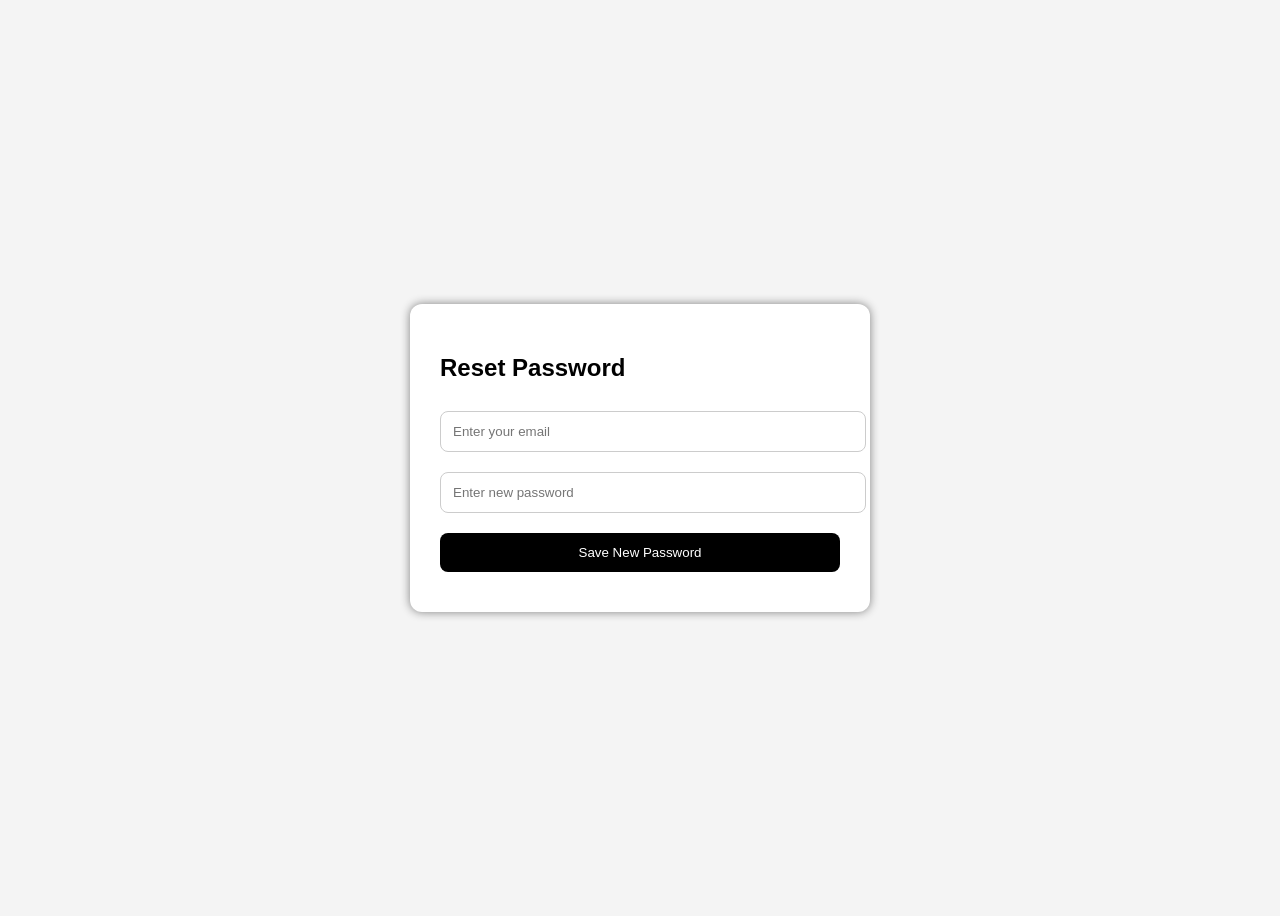
<file: src/main/resources/static/reset_password.html>
<!DOCTYPE html>
<html lang="en">
<head>
    <meta charset="UTF-8">
    <meta name="viewport" content="width=device-width, initial-scale=1.0">
    <title>Reset Password - Realnest</title>
    <style>
        body{
            font-family: Arial, sans-serif;
            background:#f4f4f4;
            display:flex;
            justify-content:center;
            align-items:center;
            height:100vh;
        }

        .box{
            width:400px;
            background:white;
            padding:30px;
            border-radius:12px;
            box-shadow:0 0 10px gray;
        }

        input,button{
            width:100%;
            padding:12px;
            margin:10px 0;
            border-radius:8px;
            border:1px solid #ccc;
        }

        button{
            background:black;
            color:white;
            border:none;
            cursor:pointer;
        }
    </style>
</head>
<body>

<div class="box">
    <h2>Reset Password</h2>

    <input type="email" id="email" placeholder="Enter your email">
    <input type="password" id="newPassword" placeholder="Enter new password">

    <button onclick="resetPassword()">Save New Password</button>
</div>

<script>
    function resetPassword() {
        const data = {
            email: document.getElementById("email").value.trim(),
            password: document.getElementById("newPassword").value.trim()
        };

        fetch("http://localhost:8080/api/auth/reset-password", {
            method: "POST",
            headers: {
                "Content-Type": "application/json"
            },
            body: JSON.stringify(data)
        })
            .then(response => response.text())
            .then(result => {
                alert(result);

                if(result.includes("successfully")){
                    window.location.href = "login.html";
                }
            })
            .catch(error => {
                console.error(error);
                alert("Failed to reset password");
            });
    }
</script>

</body>
</html>
</file>
